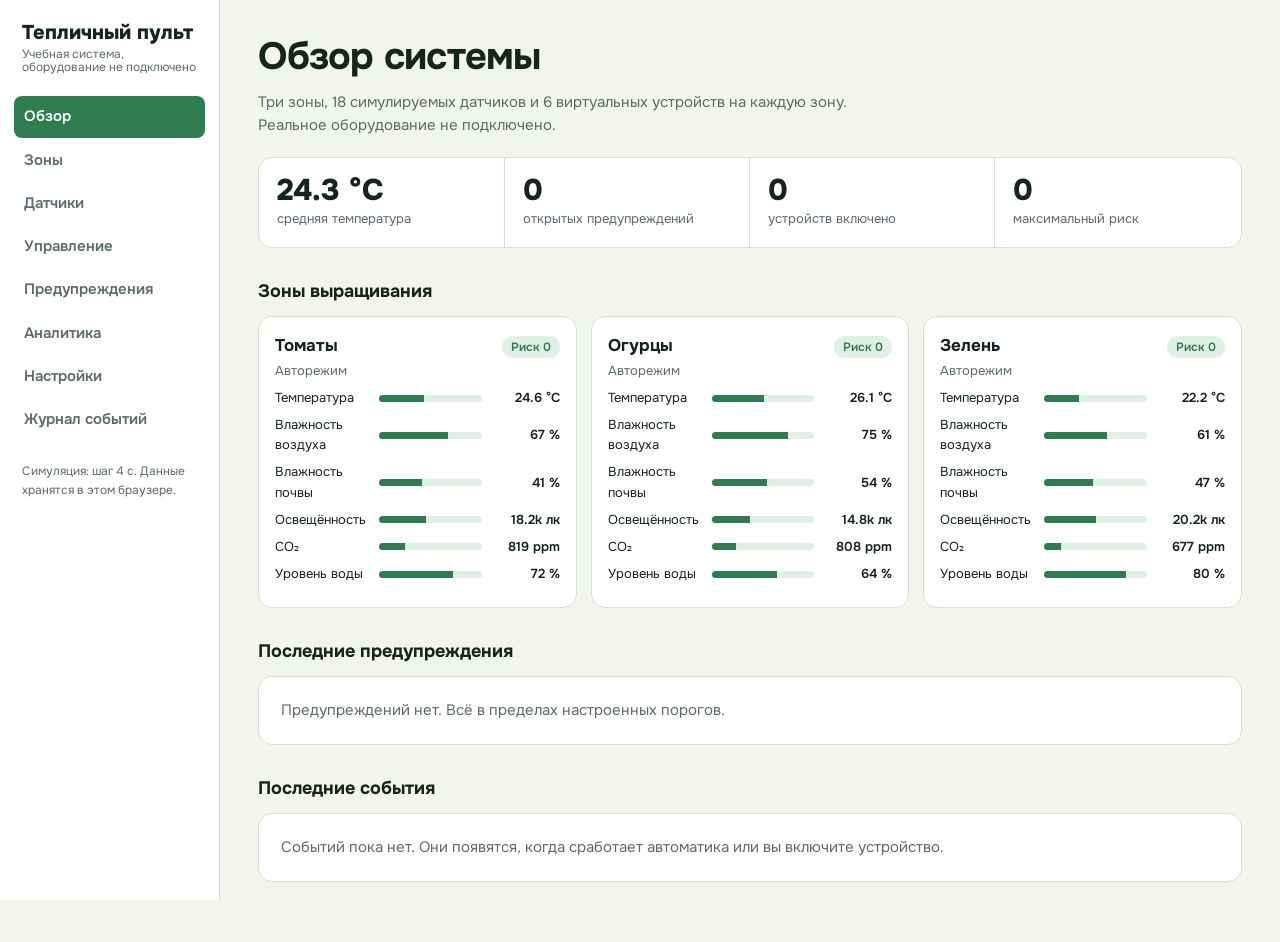
<file: index.html>
<!DOCTYPE html>
<html lang="ru">
<head>
<meta charset="UTF-8">
<meta name="viewport" content="width=device-width, initial-scale=1, viewport-fit=cover">
<title>Обзор системы — IoT Smart Greenhouse</title>
<link href="https://fonts.googleapis.com/css2?family=Onest:wght@400;600;800&display=swap" rel="stylesheet">
<link rel="stylesheet" href="assets/css/style.css">
</head>
<body data-page="overview">
<aside>
  <div class="brand">Тепличный пульт<small>Учебная система, оборудование не подключено</small></div>
  <nav id="nav"></nav>
  <div class="sim" id="simInfo"></div>
</aside>
<main id="view"></main>
<script src="assets/js/data.js"></script>
<script src="assets/js/storage.js"></script>
<script src="assets/js/automation.js"></script>
<script src="assets/js/alerts.js"></script>
<script src="assets/js/analytics.js"></script>
<script src="assets/js/simulator.js"></script>
<script src="assets/js/dashboard.js"></script>
</body>
</html>
</file>
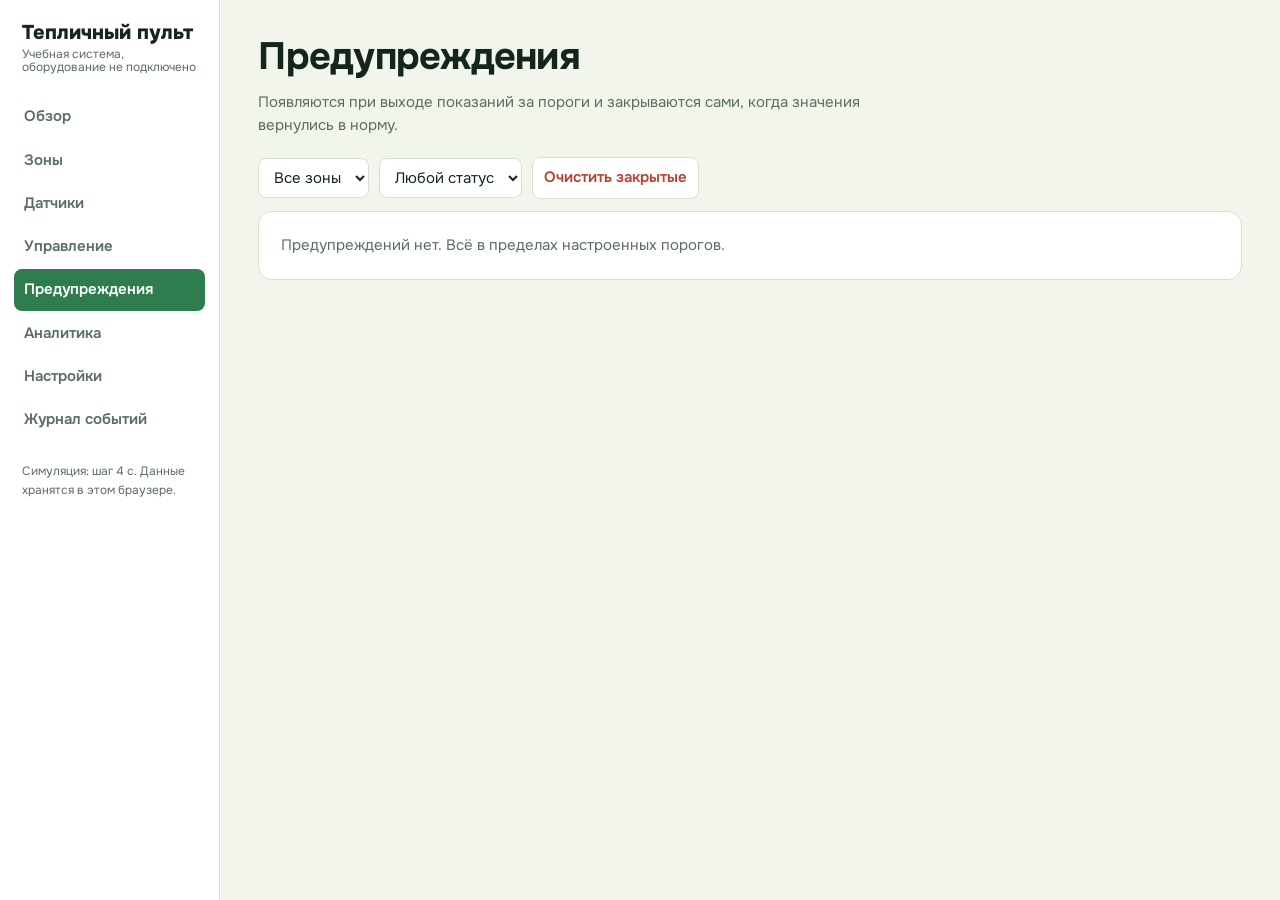
<file: alerts.html>
<!DOCTYPE html>
<html lang="ru">
<head>
<meta charset="UTF-8">
<meta name="viewport" content="width=device-width, initial-scale=1, viewport-fit=cover">
<title>Предупреждения — IoT Smart Greenhouse</title>
<link href="https://fonts.googleapis.com/css2?family=Onest:wght@400;600;800&display=swap" rel="stylesheet">
<link rel="stylesheet" href="assets/css/style.css">
</head>
<body data-page="alerts">
<aside>
  <div class="brand">Тепличный пульт<small>Учебная система, оборудование не подключено</small></div>
  <nav id="nav"></nav>
  <div class="sim" id="simInfo"></div>
</aside>
<main id="view"></main>
<script src="assets/js/data.js"></script>
<script src="assets/js/storage.js"></script>
<script src="assets/js/automation.js"></script>
<script src="assets/js/alerts.js"></script>
<script src="assets/js/analytics.js"></script>
<script src="assets/js/simulator.js"></script>
<script src="assets/js/dashboard.js"></script>
</body>
</html>
</file>
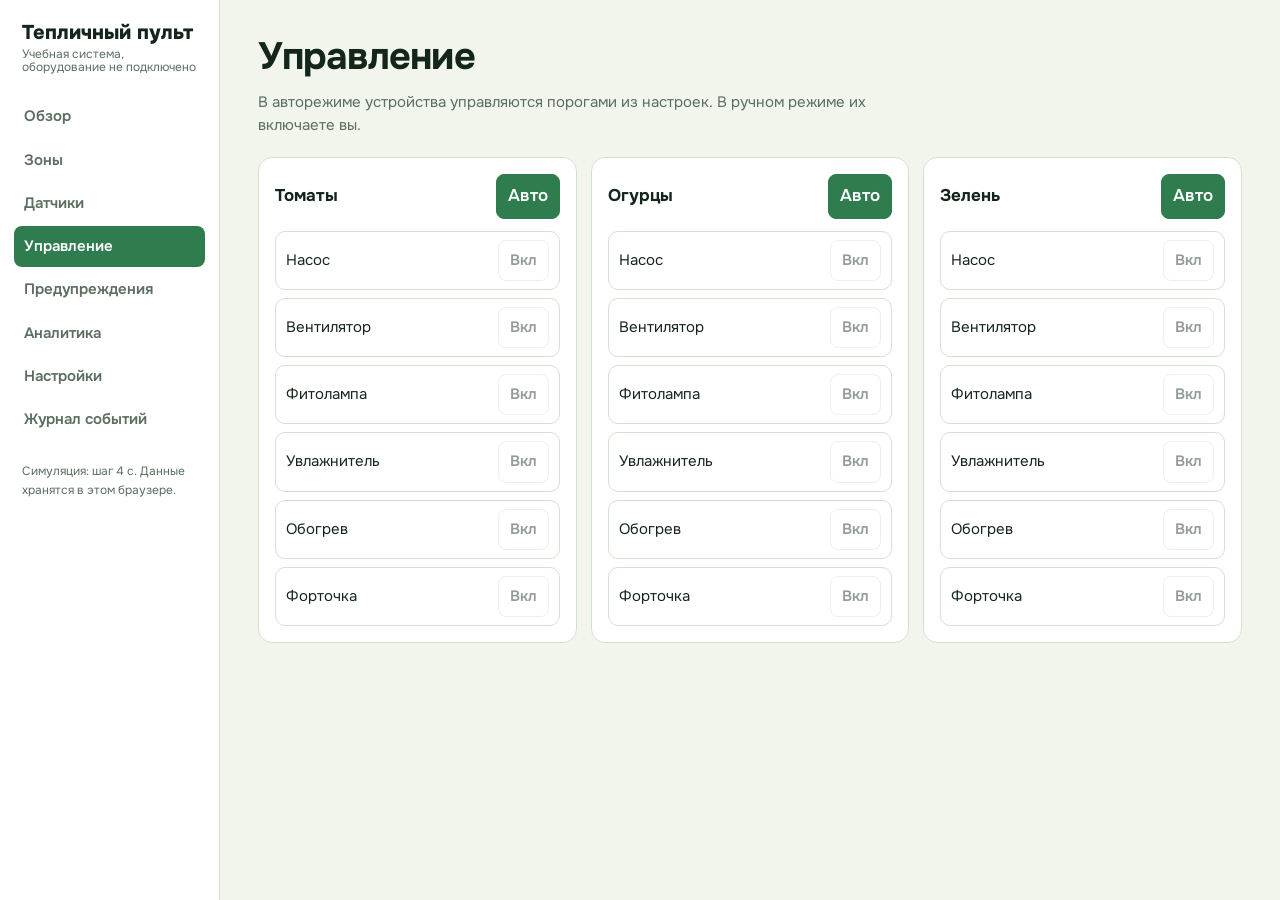
<file: control.html>
<!DOCTYPE html>
<html lang="ru">
<head>
<meta charset="UTF-8">
<meta name="viewport" content="width=device-width, initial-scale=1, viewport-fit=cover">
<title>Управление — IoT Smart Greenhouse</title>
<link href="https://fonts.googleapis.com/css2?family=Onest:wght@400;600;800&display=swap" rel="stylesheet">
<link rel="stylesheet" href="assets/css/style.css">
</head>
<body data-page="control">
<aside>
  <div class="brand">Тепличный пульт<small>Учебная система, оборудование не подключено</small></div>
  <nav id="nav"></nav>
  <div class="sim" id="simInfo"></div>
</aside>
<main id="view"></main>
<script src="assets/js/data.js"></script>
<script src="assets/js/storage.js"></script>
<script src="assets/js/automation.js"></script>
<script src="assets/js/alerts.js"></script>
<script src="assets/js/analytics.js"></script>
<script src="assets/js/simulator.js"></script>
<script src="assets/js/dashboard.js"></script>
</body>
</html>
</file>
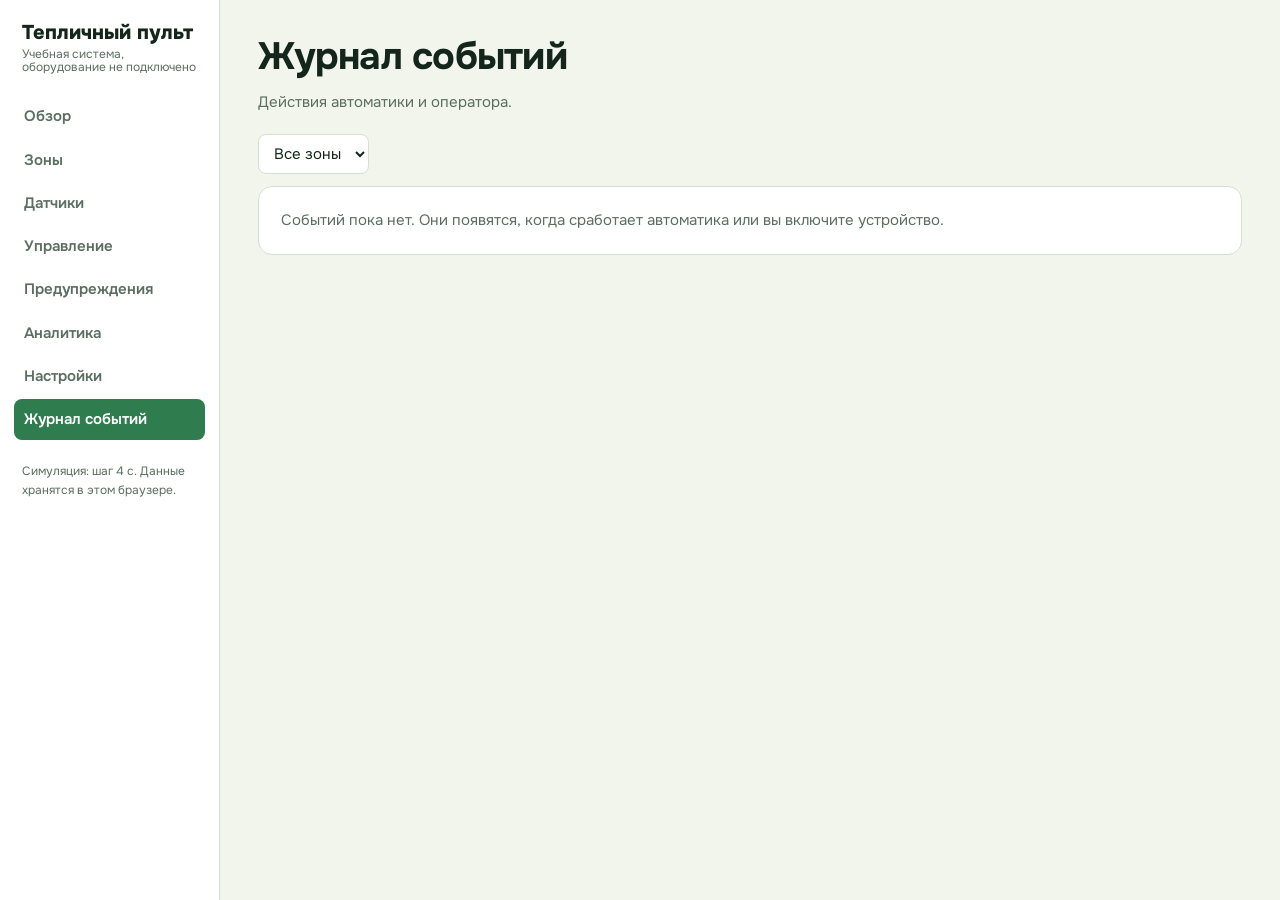
<file: event-log.html>
<!DOCTYPE html>
<html lang="ru">
<head>
<meta charset="UTF-8">
<meta name="viewport" content="width=device-width, initial-scale=1, viewport-fit=cover">
<title>Журнал событий — IoT Smart Greenhouse</title>
<link href="https://fonts.googleapis.com/css2?family=Onest:wght@400;600;800&display=swap" rel="stylesheet">
<link rel="stylesheet" href="assets/css/style.css">
</head>
<body data-page="log">
<aside>
  <div class="brand">Тепличный пульт<small>Учебная система, оборудование не подключено</small></div>
  <nav id="nav"></nav>
  <div class="sim" id="simInfo"></div>
</aside>
<main id="view"></main>
<script src="assets/js/data.js"></script>
<script src="assets/js/storage.js"></script>
<script src="assets/js/automation.js"></script>
<script src="assets/js/alerts.js"></script>
<script src="assets/js/analytics.js"></script>
<script src="assets/js/simulator.js"></script>
<script src="assets/js/dashboard.js"></script>
</body>
</html>
</file>
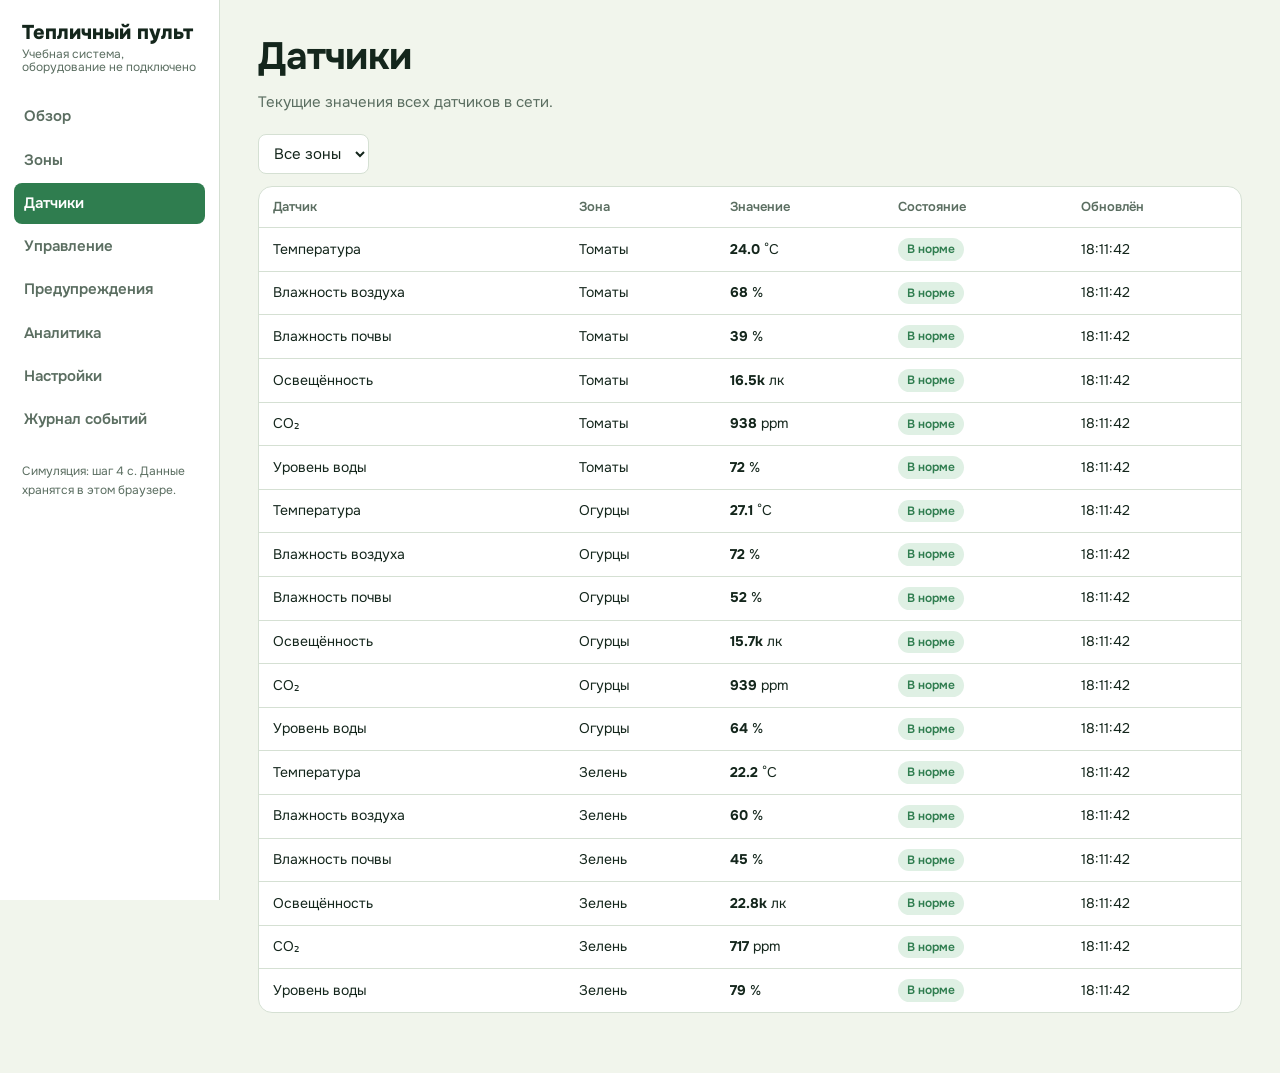
<file: sensors.html>
<!DOCTYPE html>
<html lang="ru">
<head>
<meta charset="UTF-8">
<meta name="viewport" content="width=device-width, initial-scale=1, viewport-fit=cover">
<title>Датчики — IoT Smart Greenhouse</title>
<link href="https://fonts.googleapis.com/css2?family=Onest:wght@400;600;800&display=swap" rel="stylesheet">
<link rel="stylesheet" href="assets/css/style.css">
</head>
<body data-page="sensors">
<aside>
  <div class="brand">Тепличный пульт<small>Учебная система, оборудование не подключено</small></div>
  <nav id="nav"></nav>
  <div class="sim" id="simInfo"></div>
</aside>
<main id="view"></main>
<script src="assets/js/data.js"></script>
<script src="assets/js/storage.js"></script>
<script src="assets/js/automation.js"></script>
<script src="assets/js/alerts.js"></script>
<script src="assets/js/analytics.js"></script>
<script src="assets/js/simulator.js"></script>
<script src="assets/js/dashboard.js"></script>
</body>
</html>
</file>
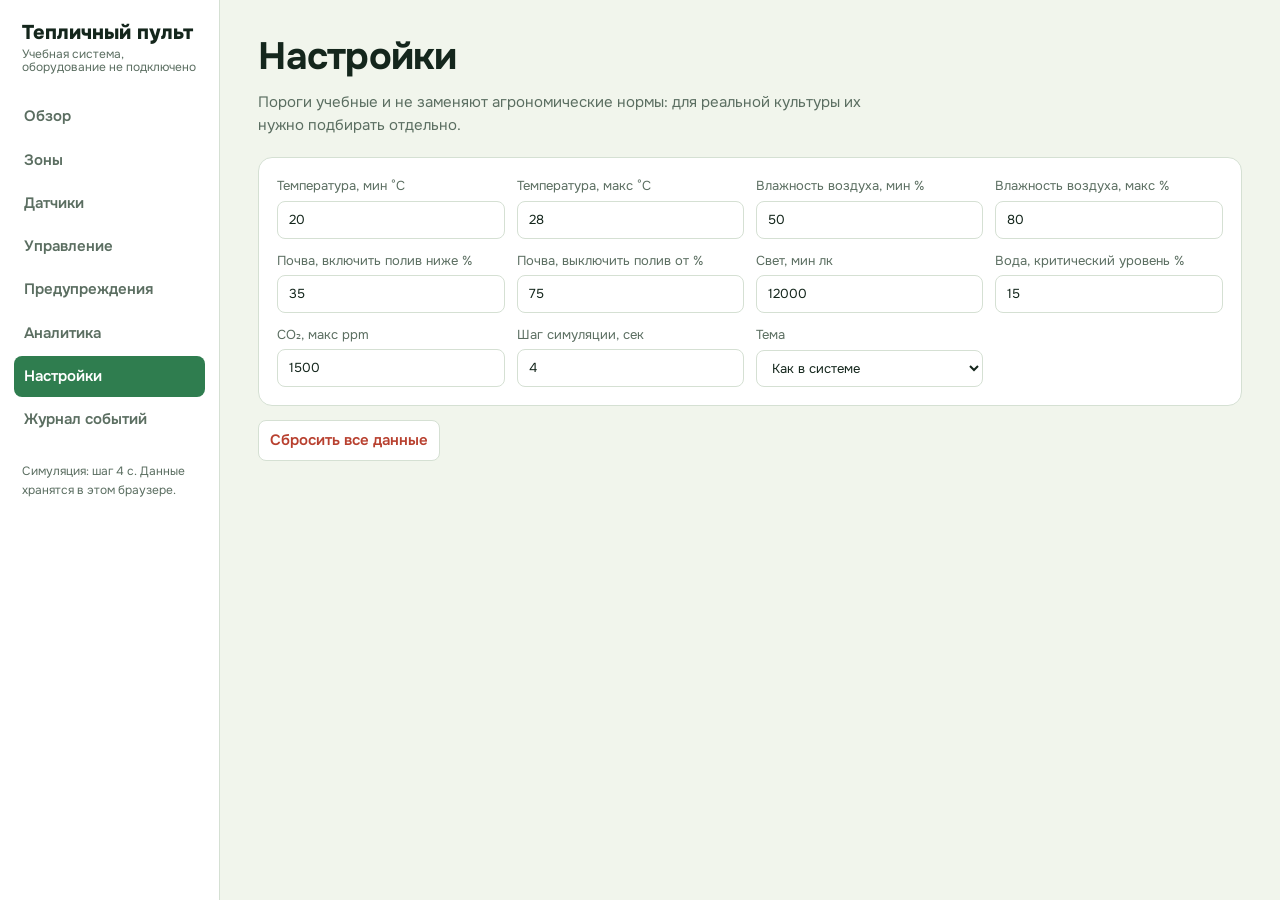
<file: settings.html>
<!DOCTYPE html>
<html lang="ru">
<head>
<meta charset="UTF-8">
<meta name="viewport" content="width=device-width, initial-scale=1, viewport-fit=cover">
<title>Настройки — IoT Smart Greenhouse</title>
<link href="https://fonts.googleapis.com/css2?family=Onest:wght@400;600;800&display=swap" rel="stylesheet">
<link rel="stylesheet" href="assets/css/style.css">
</head>
<body data-page="config">
<aside>
  <div class="brand">Тепличный пульт<small>Учебная система, оборудование не подключено</small></div>
  <nav id="nav"></nav>
  <div class="sim" id="simInfo"></div>
</aside>
<main id="view"></main>
<script src="assets/js/data.js"></script>
<script src="assets/js/storage.js"></script>
<script src="assets/js/automation.js"></script>
<script src="assets/js/alerts.js"></script>
<script src="assets/js/analytics.js"></script>
<script src="assets/js/simulator.js"></script>
<script src="assets/js/dashboard.js"></script>
</body>
</html>
</file>
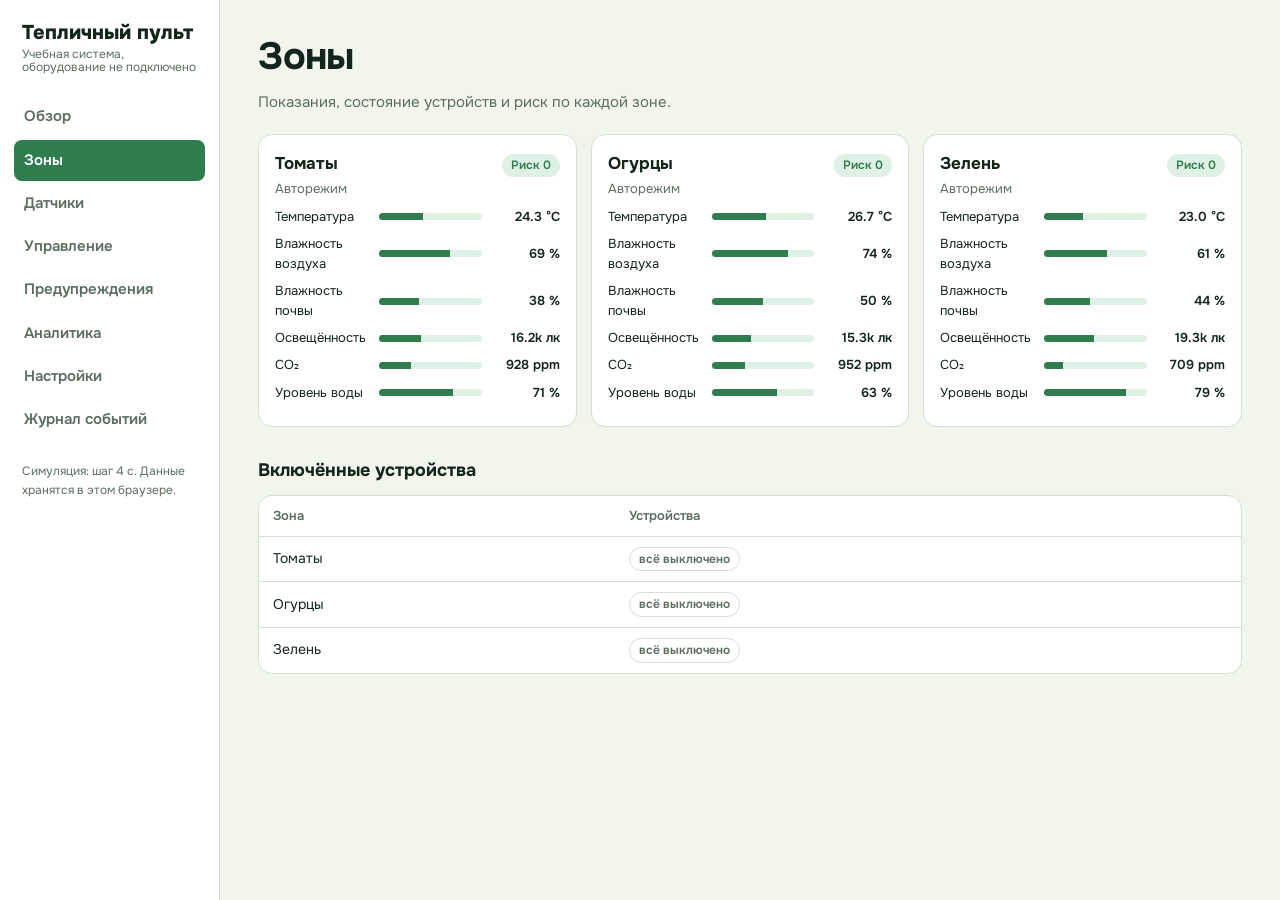
<file: zones.html>
<!DOCTYPE html>
<html lang="ru">
<head>
<meta charset="UTF-8">
<meta name="viewport" content="width=device-width, initial-scale=1, viewport-fit=cover">
<title>Зоны — IoT Smart Greenhouse</title>
<link href="https://fonts.googleapis.com/css2?family=Onest:wght@400;600;800&display=swap" rel="stylesheet">
<link rel="stylesheet" href="assets/css/style.css">
</head>
<body data-page="zones">
<aside>
  <div class="brand">Тепличный пульт<small>Учебная система, оборудование не подключено</small></div>
  <nav id="nav"></nav>
  <div class="sim" id="simInfo"></div>
</aside>
<main id="view"></main>
<script src="assets/js/data.js"></script>
<script src="assets/js/storage.js"></script>
<script src="assets/js/automation.js"></script>
<script src="assets/js/alerts.js"></script>
<script src="assets/js/analytics.js"></script>
<script src="assets/js/simulator.js"></script>
<script src="assets/js/dashboard.js"></script>
</body>
</html>
</file>
<file: assets/css/style.css>
/* Стили IoT Smart Greenhouse */
:root{--bg:#f1f5ec;--panel:#fff;--ink:#14261c;--mut:#5b6e61;--line:#d5e0d3;--leaf:#2f7d4f;--leaf2:#dff0e4;--amb:#b87a10;--amb2:#fbf0d6;--red:#b8402f;--red2:#fbe3de;box-sizing:border-box;padding-top:env(safe-area-inset-top,0px);padding-bottom:env(safe-area-inset-bottom,0px)}
@media (prefers-color-scheme:dark){:root:not([data-theme="light"]){color-scheme:dark;--bg:#0e1913;--panel:#15251c;--ink:#e6f2e9;--mut:#93a99a;--line:#244233;--leaf:#5fcb89;--leaf2:#17372a;--amb:#e8b44d;--amb2:#3a2f14;--red:#ff8a78;--red2:#40201b}}
:root[data-theme="dark"]{color-scheme:dark;--bg:#0e1913;--panel:#15251c;--ink:#e6f2e9;--mut:#93a99a;--line:#244233;--leaf:#5fcb89;--leaf2:#17372a;--amb:#e8b44d;--amb2:#3a2f14;--red:#ff8a78;--red2:#40201b}
*{box-sizing:border-box}html{scroll-padding-top:env(safe-area-inset-top,0px)}
body{margin:0;background:var(--bg);color:var(--ink);font:15px/1.55 Onest,"Segoe UI",Arial,sans-serif;display:grid;grid-template-columns:220px 1fr;min-height:100vh}
aside{background:var(--panel);border-right:1px solid var(--line);padding:22px 14px;position:sticky;top:0;height:100vh;overflow:auto}
.brand{font-weight:800;font-size:20px;line-height:1.1;margin:0 8px 4px}.brand small{display:block;font-weight:400;font-size:12px;color:var(--mut);margin-top:4px}
nav{display:grid;gap:2px;margin-top:22px}nav a{padding:9px 10px;border-radius:8px;color:var(--mut);text-decoration:none;font-weight:600}
nav a:hover{background:var(--leaf2);color:var(--ink)}nav a.on{background:var(--leaf);color:#fff}
.sim{margin:22px 8px 0;font-size:12px;color:var(--mut)}
main{padding:28px clamp(16px,3vw,40px) 60px;min-width:0}
h1{font-size:clamp(26px,3.4vw,38px);margin:0 0 4px;letter-spacing:-.02em}h2{font-size:18px;margin:30px 0 10px}
.sub{color:var(--mut);margin:0 0 20px;max-width:640px}
.kpis{display:flex;flex-wrap:wrap;gap:0;border:1px solid var(--line);border-radius:14px;background:var(--panel);overflow:hidden}
.kpi{flex:1 1 150px;padding:16px 18px;border-right:1px solid var(--line)}.kpi:last-child{border:0}
.kpi b{display:block;font-size:30px;line-height:1.1;font-weight:800}.kpi span{color:var(--mut);font-size:13px}
.zones{display:grid;grid-template-columns:repeat(auto-fit,minmax(270px,1fr));gap:14px}
.zone{background:var(--panel);border:1px solid var(--line);border-radius:14px;padding:16px}
.zone h3{margin:0 0 2px;font-size:17px;display:flex;justify-content:space-between;gap:8px;align-items:center}
.row{display:grid;grid-template-columns:96px 1fr 70px;gap:8px;align-items:center;margin:7px 0;font-size:13px}
.bar{height:7px;border-radius:9px;background:var(--leaf2);overflow:hidden}.bar i{display:block;height:100%;background:var(--leaf)}.bar.bad i{background:var(--red)}
.v{text-align:right;font-weight:600}
.tag{display:inline-block;padding:2px 9px;border-radius:99px;font-size:12px;font-weight:600;background:var(--leaf2);color:var(--leaf)}
.tag.w{background:var(--amb2);color:var(--amb)}.tag.c{background:var(--red2);color:var(--red)}.tag.o{background:transparent;border:1px solid var(--line);color:var(--mut)}
.panel{background:var(--panel);border:1px solid var(--line);border-radius:14px;overflow:auto}
table{width:100%;border-collapse:collapse;min-width:520px}th,td{padding:10px 14px;text-align:left;border-bottom:1px solid var(--line);font-size:14px}
th{color:var(--mut);font-weight:600;font-size:13px}tr:last-child td{border:0}
.tools{display:flex;gap:10px;flex-wrap:wrap;margin:0 0 12px;align-items:center}
select,input[type=number],button{font:inherit;color:var(--ink);background:var(--panel);border:1px solid var(--line);border-radius:8px;padding:8px 11px}
button{cursor:pointer;font-weight:600}button:hover{border-color:var(--leaf)}button.p{background:var(--leaf);color:#fff;border-color:var(--leaf)}button.d{color:var(--red)}
button:disabled{opacity:.45;cursor:not-allowed}
:focus-visible{outline:2px solid var(--leaf);outline-offset:2px}
.devs{display:grid;grid-template-columns:repeat(auto-fill,minmax(150px,1fr));gap:8px;margin-top:12px}
.dev{display:flex;justify-content:space-between;align-items:center;border:1px solid var(--line);border-radius:10px;padding:8px 10px}
.dev.on{background:var(--leaf2);border-color:var(--leaf)}
.charts{display:grid;grid-template-columns:repeat(auto-fit,minmax(340px,1fr));gap:14px}.charts .panel{padding:14px;height:260px;position:relative}
.rec{border-left:4px solid var(--leaf);background:var(--panel);padding:10px 14px;border-radius:0 10px 10px 0;margin:8px 0}.rec.w{border-color:var(--amb)}.rec.c{border-color:var(--red)}
.rec small{color:var(--mut);display:block}
.form{display:grid;grid-template-columns:repeat(auto-fit,minmax(200px,1fr));gap:12px;background:var(--panel);border:1px solid var(--line);border-radius:14px;padding:18px}
.form label{display:grid;gap:4px;font-size:13px;color:var(--mut)}.form input,.form select{width:100%}
.empty{padding:22px;color:var(--mut)}
@media(max-width:760px){body{grid-template-columns:1fr}aside{position:static;height:auto;border:0;border-bottom:1px solid var(--line);padding:12px}nav{display:flex;overflow:auto;margin-top:10px}nav a{white-space:nowrap}.sim{display:none}.row{grid-template-columns:84px 1fr 62px}}
@media(prefers-reduced-motion:no-preference){.bar i{transition:width .4s}}
</file>
